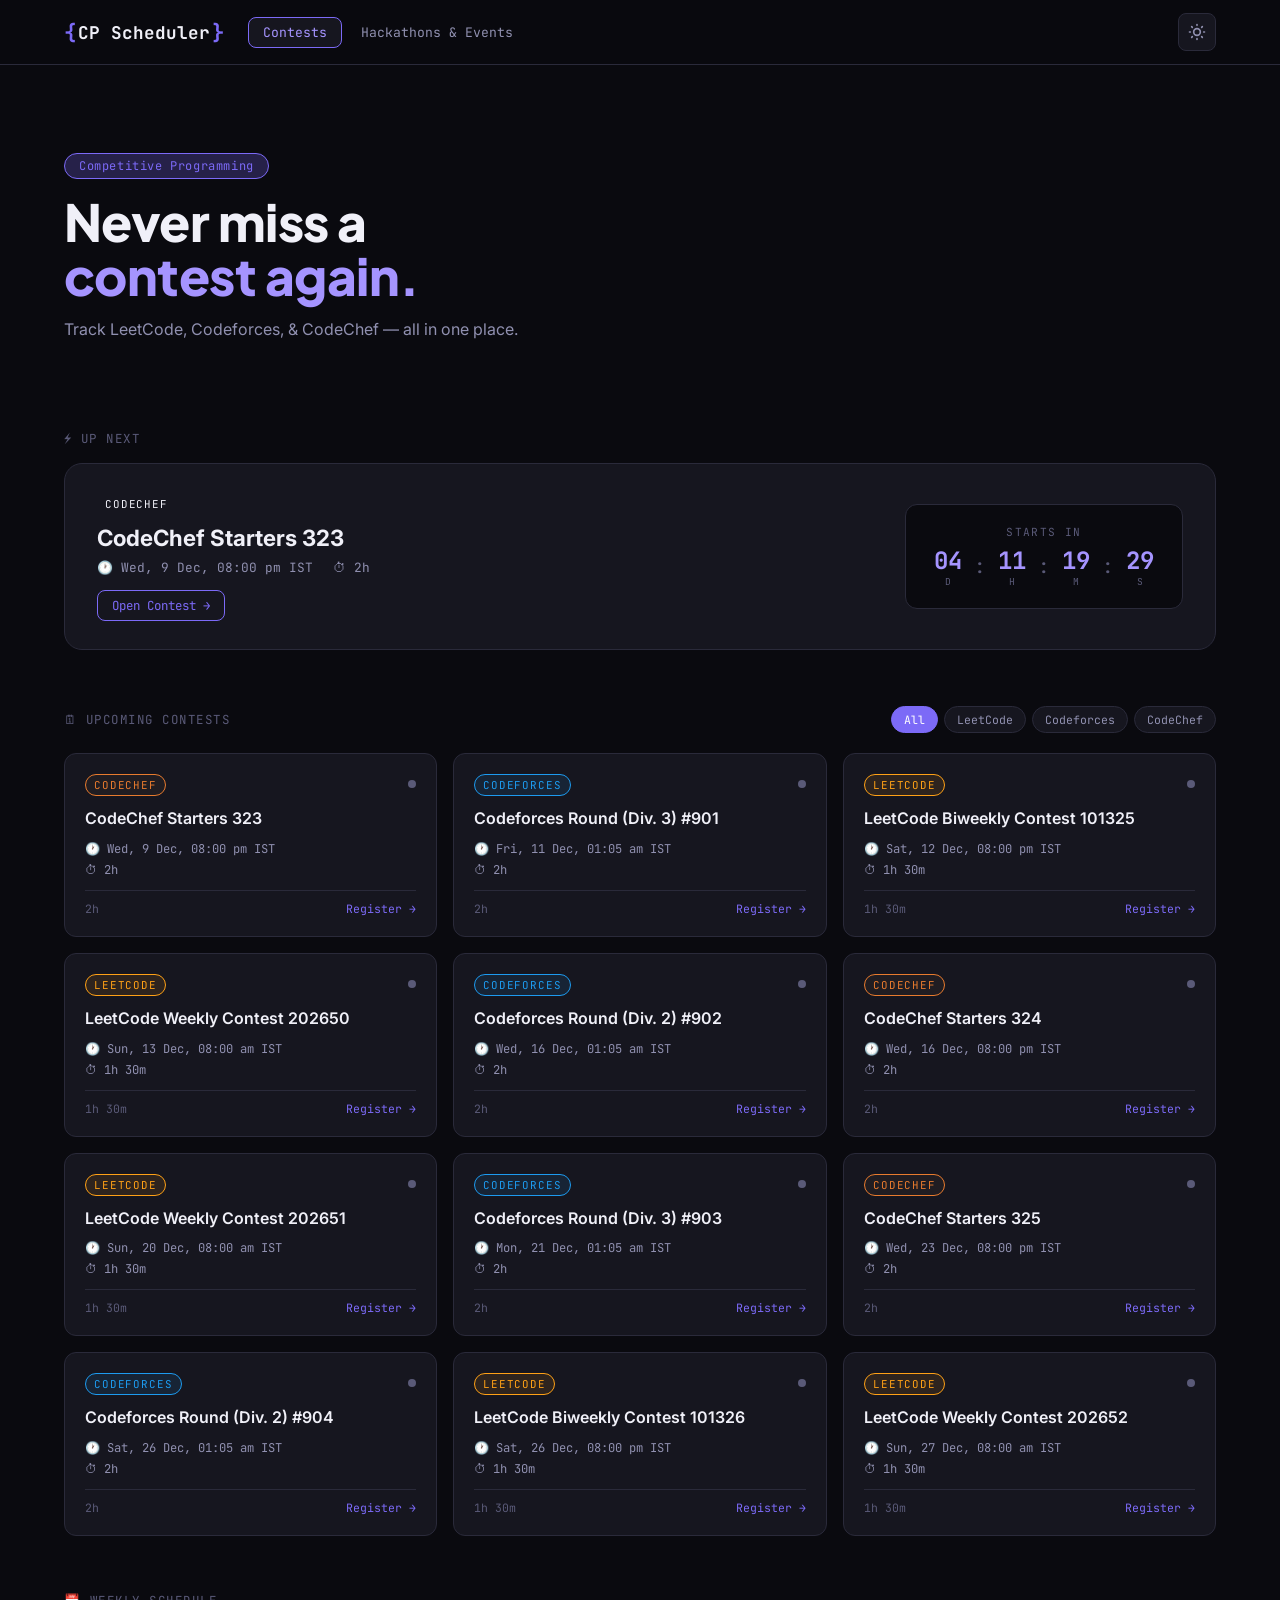
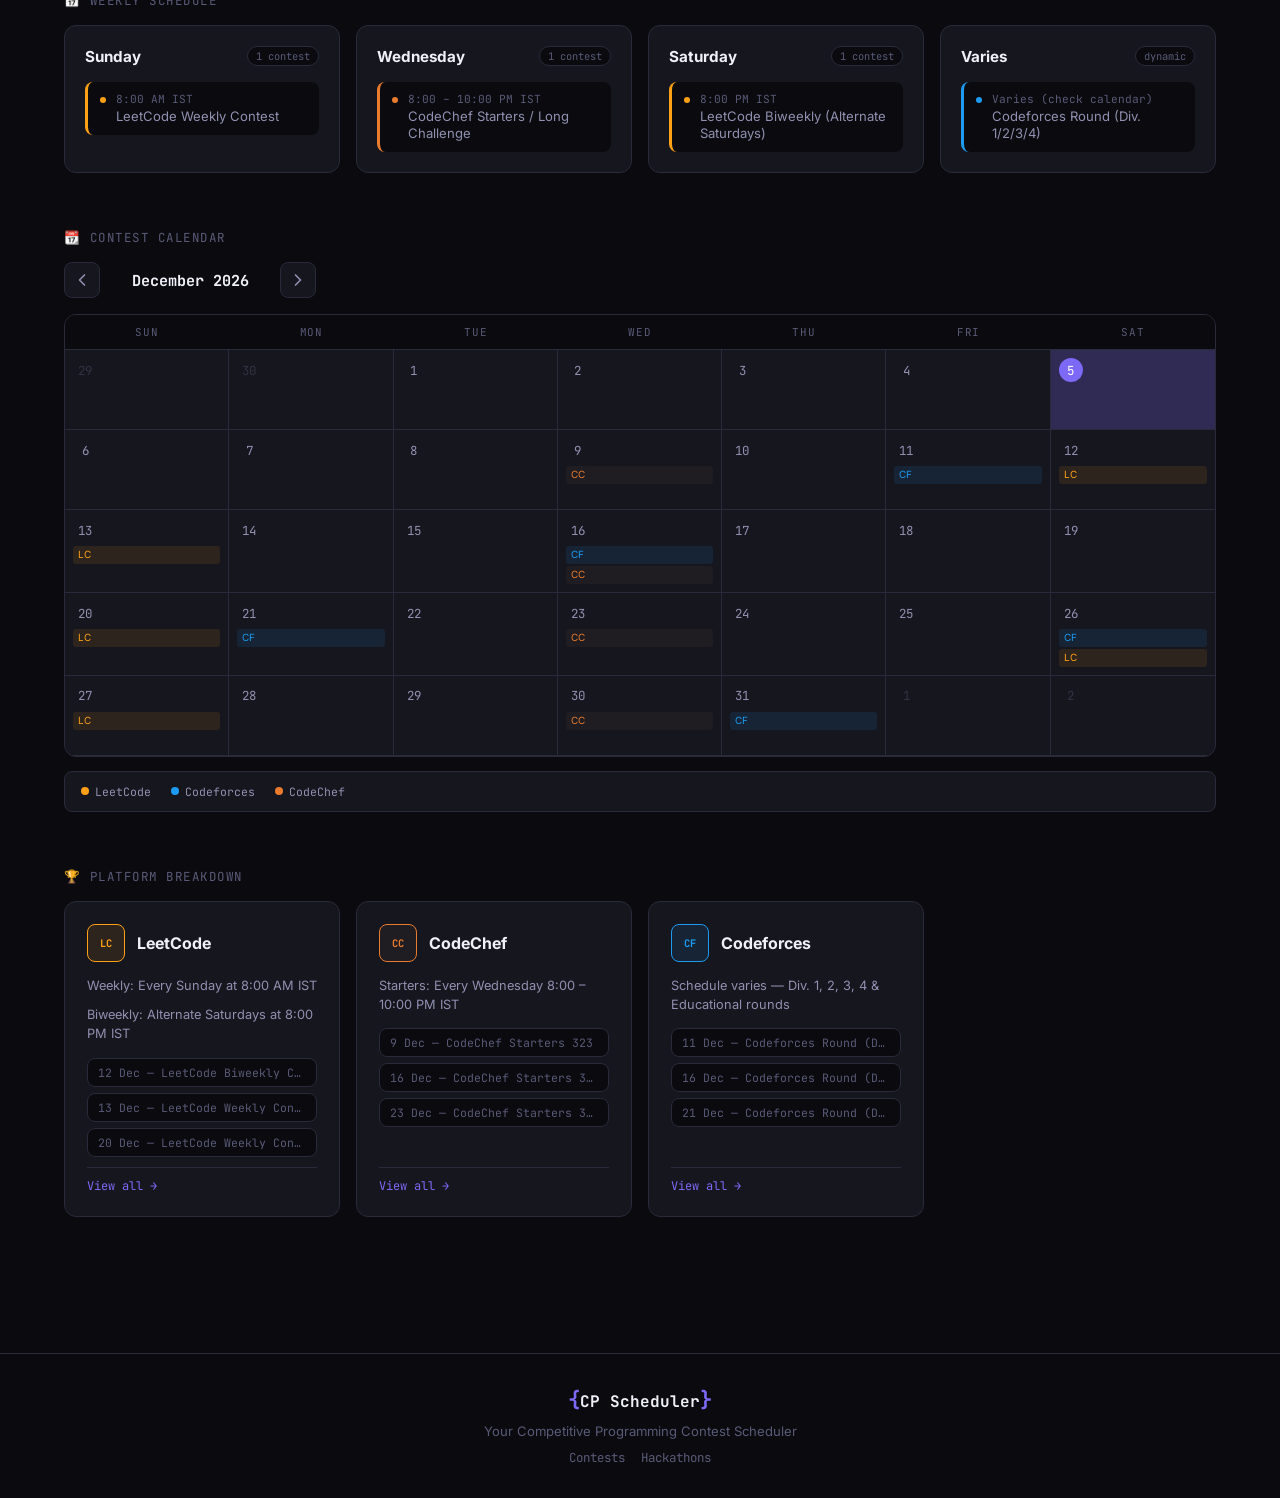
<file: index.html>
<!DOCTYPE html>
<html lang="en">

<head>
  <meta charset="UTF-8" />
  <meta name="viewport" content="width=device-width, initial-scale=1.0" />
  <title>CP Scheduler - Competitive Programming Contest Scheduler</title>
  <link rel="stylesheet" href="./styles/style.css" />
  <link rel="stylesheet" href="./styles/calendar.css" />
  <link rel="stylesheet" href="./styles/contests.css" />
  <link rel="preconnect" href="https://fonts.googleapis.com">
  <link rel="preconnect" href="https://fonts.gstatic.com" crossorigin>
  <link
    href="https://fonts.googleapis.com/css2?family=JetBrains+Mono:ital,wght@0,400;0,500;0,700;1,400&family=Plus+Jakarta+Sans:wght@400;500;600;700;800&family=Inter:wght@400;500;600&display=swap"
    rel="stylesheet">
  <script>
    const theme = localStorage.getItem('cp-scheduler-theme') || 'dark';
    document.documentElement.setAttribute('data-theme', theme);
  </script>
</head>

<body>
  <div id="app">
    <div class="bg-grid"></div>

    <header>
      <div class="container">
        <div class="logo">
          <span class="logo-bracket">{</span>
          <span class="logo-text">CP Scheduler</span>
          <span class="logo-bracket">}</span>
        </div>
        <nav class="nav-links">
          <a href="index.html" class="active">Contests</a>
          <a href="hackathons.html">Hackathons & Events</a>
        </nav>
        <div class="theme-toggle">
          <button id="theme-toggle-btn" aria-label="Toggle dark/light mode">
            <svg xmlns="http://www.w3.org/2000/svg" width="20" height="20" viewBox="0 0 24 24" fill="none"
              stroke="currentColor" stroke-width="2" stroke-linecap="round" stroke-linejoin="round" class="light-icon">
              <path
                d="M12 3v1m0 16v1m9-9h-1M4 12H3m15.364 6.364l-.707-.707M6.343 6.343l-.707-.707m12.728 0l-.707.707M6.343 17.657l-.707.707M16 12a4 4 0 11-8 0 4 4 0 018 0z">
              </path>
            </svg>
            <svg xmlns="http://www.w3.org/2000/svg" width="20" height="20" viewBox="0 0 24 24" fill="none"
              stroke="currentColor" stroke-width="2" stroke-linecap="round" stroke-linejoin="round" class="dark-icon">
              <path d="M21 12.79A9 9 0 1 1 11.21 3 7 7 0 0 0 21 12.79z"></path>
            </svg>
          </button>
        </div>
      </div>
    </header>

    <main>
      <div class="container">

        <section class="hero-section">
          <div class="hero-content">
            <div class="hero-tag">Competitive Programming</div>
            <h1 class="hero-title">Never miss a<br><span class="accent">contest again.</span></h1>
            <p class="hero-sub">Track LeetCode, Codeforces, & CodeChef — all in one place.</p>
          </div>
        </section>

        <section class="next-contest-section">
          <div class="section-label">⚡ Up Next</div>
          <div id="next-contest" class="next-contest">
            <div class="loading">Finding next contest...</div>
          </div>
        </section>

        <section class="upcoming-section">
          <div class="section-header">
            <div class="section-label">🗓 Upcoming Contests</div>
            <div class="platform-filter" id="platform-filter">
              <button class="pf-btn active" data-platform="all">All</button>
              <button class="pf-btn leetcode" data-platform="leetcode">LeetCode</button>
              <button class="pf-btn codeforces" data-platform="codeforces">Codeforces</button>
              <button class="pf-btn codechef" data-platform="codechef">CodeChef</button>
            </div>
          </div>
          <div class="upcoming-contests" id="upcoming-contests">
            <div class="loading">Loading contest data...</div>
          </div>
        </section>

        <section class="weekly-schedule-section">
          <div class="section-label">📅 Weekly Schedule</div>
          <div class="weekly-schedule">
            <div class="schedule-day">
              <div class="day-header">
                <span class="day-name">Sunday</span>
                <span class="day-badge">1 contest</span>
              </div>
              <div class="schedule-events">
                <div class="schedule-event leetcode">
                  <span class="event-dot"></span>
                  <div class="event-info">
                    <span class="time">8:00 AM IST</span>
                    <span class="name">LeetCode Weekly Contest</span>
                  </div>
                </div>
              </div>
            </div>
            <div class="schedule-day">
              <div class="day-header">
                <span class="day-name">Wednesday</span>
                <span class="day-badge">1 contest</span>
              </div>
              <div class="schedule-events">
                <div class="schedule-event codechef">
                  <span class="event-dot"></span>
                  <div class="event-info">
                    <span class="time">8:00 – 10:00 PM IST</span>
                    <span class="name">CodeChef Starters / Long Challenge</span>
                  </div>
                </div>
              </div>
            </div>
            <div class="schedule-day">
              <div class="day-header">
                <span class="day-name">Saturday</span>
                <span class="day-badge">1 contest</span>
              </div>
              <div class="schedule-events">
                <div class="schedule-event leetcode">
                  <span class="event-dot"></span>
                  <div class="event-info">
                    <span class="time">8:00 PM IST</span>
                    <span class="name">LeetCode Biweekly (Alternate Saturdays)</span>
                  </div>
                </div>
              </div>
            </div>
            <div class="schedule-day">
              <div class="day-header">
                <span class="day-name">Varies</span>
                <span class="day-badge">dynamic</span>
              </div>
              <div class="schedule-events">
                <div class="schedule-event codeforces">
                  <span class="event-dot"></span>
                  <div class="event-info">
                    <span class="time">Varies (check calendar)</span>
                    <span class="name">Codeforces Round (Div. 1/2/3/4)</span>
                  </div>
                </div>
              </div>
            </div>
          </div>
        </section>

        <section class="calendar-section">
          <div class="section-label">📆 Contest Calendar</div>
          <div class="calendar-controls">
            <button id="prev-month" class="calendar-nav-btn">
              <svg xmlns="http://www.w3.org/2000/svg" width="20" height="20" viewBox="0 0 24 24" fill="none"
                stroke="currentColor" stroke-width="2" stroke-linecap="round" stroke-linejoin="round">
                <polyline points="15 18 9 12 15 6"></polyline>
              </svg>
            </button>
            <h3 id="current-month">April 2026</h3>
            <button id="next-month" class="calendar-nav-btn">
              <svg xmlns="http://www.w3.org/2000/svg" width="20" height="20" viewBox="0 0 24 24" fill="none"
                stroke="currentColor" stroke-width="2" stroke-linecap="round" stroke-linejoin="round">
                <polyline points="9 18 15 12 9 6"></polyline>
              </svg>
            </button>
          </div>
          <div class="calendar" id="calendar"></div>
          <div class="calendar-legend">
            <span class="legend-item leetcode"><span class="legend-dot"></span>LeetCode</span>
            <span class="legend-item codeforces"><span class="legend-dot"></span>Codeforces</span>
            <span class="legend-item codechef"><span class="legend-dot"></span>CodeChef</span>
          </div>
        </section>

        <section class="platforms-section">
          <div class="section-label">🏆 Platform Breakdown</div>
          <div class="platforms">
            <div class="platform-card leetcode">
              <div class="platform-header">
                <div class="platform-icon lc-icon">LC</div>
                <h3>LeetCode</h3>
              </div>
              <p>Weekly: Every Sunday at 8:00 AM IST</p>
              <p>Biweekly: Alternate Saturdays at 8:00 PM IST</p>
              <div class="platform-contests" id="leetcode-contests"></div>
              <a href="https://leetcode.com/contest/" target="_blank" class="platform-link">View all →</a>
            </div>
            <div class="platform-card codechef">
              <div class="platform-header">
                <div class="platform-icon cc-icon">CC</div>
                <h3>CodeChef</h3>
              </div>
              <p>Starters: Every Wednesday 8:00 – 10:00 PM IST</p>
              <div class="platform-contests" id="codechef-contests"></div>
              <a href="https://www.codechef.com/contests" target="_blank" class="platform-link">View all →</a>
            </div>

            <div class="platform-card codeforces">
              <div class="platform-header">
                <div class="platform-icon cf-icon">CF</div>
                <h3>Codeforces</h3>
              </div>
              <p>Schedule varies — Div. 1, 2, 3, 4 &amp; Educational rounds</p>
              <div class="platform-contests" id="codeforces-contests"></div>
              <a href="https://codeforces.com/contests" target="_blank" class="platform-link">View all →</a>
            </div>
          </div>
        </section>

      </div>
    </main>

    <footer>
      <div class="container">
        <div class="footer-inner">
          <div class="footer-logo">
            <span class="logo-bracket">{</span>CP Scheduler<span class="logo-bracket">}</span>
          </div>
          <p>Your Competitive Programming Contest Scheduler</p>
          <div class="footer-links">
            <a href="index.html">Contests</a>
            <a href="hackathons.html">Hackathons</a>
          </div>
        </div>
      </div>
    </footer>
  </div>

  <script type="module" src="./js/main.js"></script>
</body>

</html>
</file>
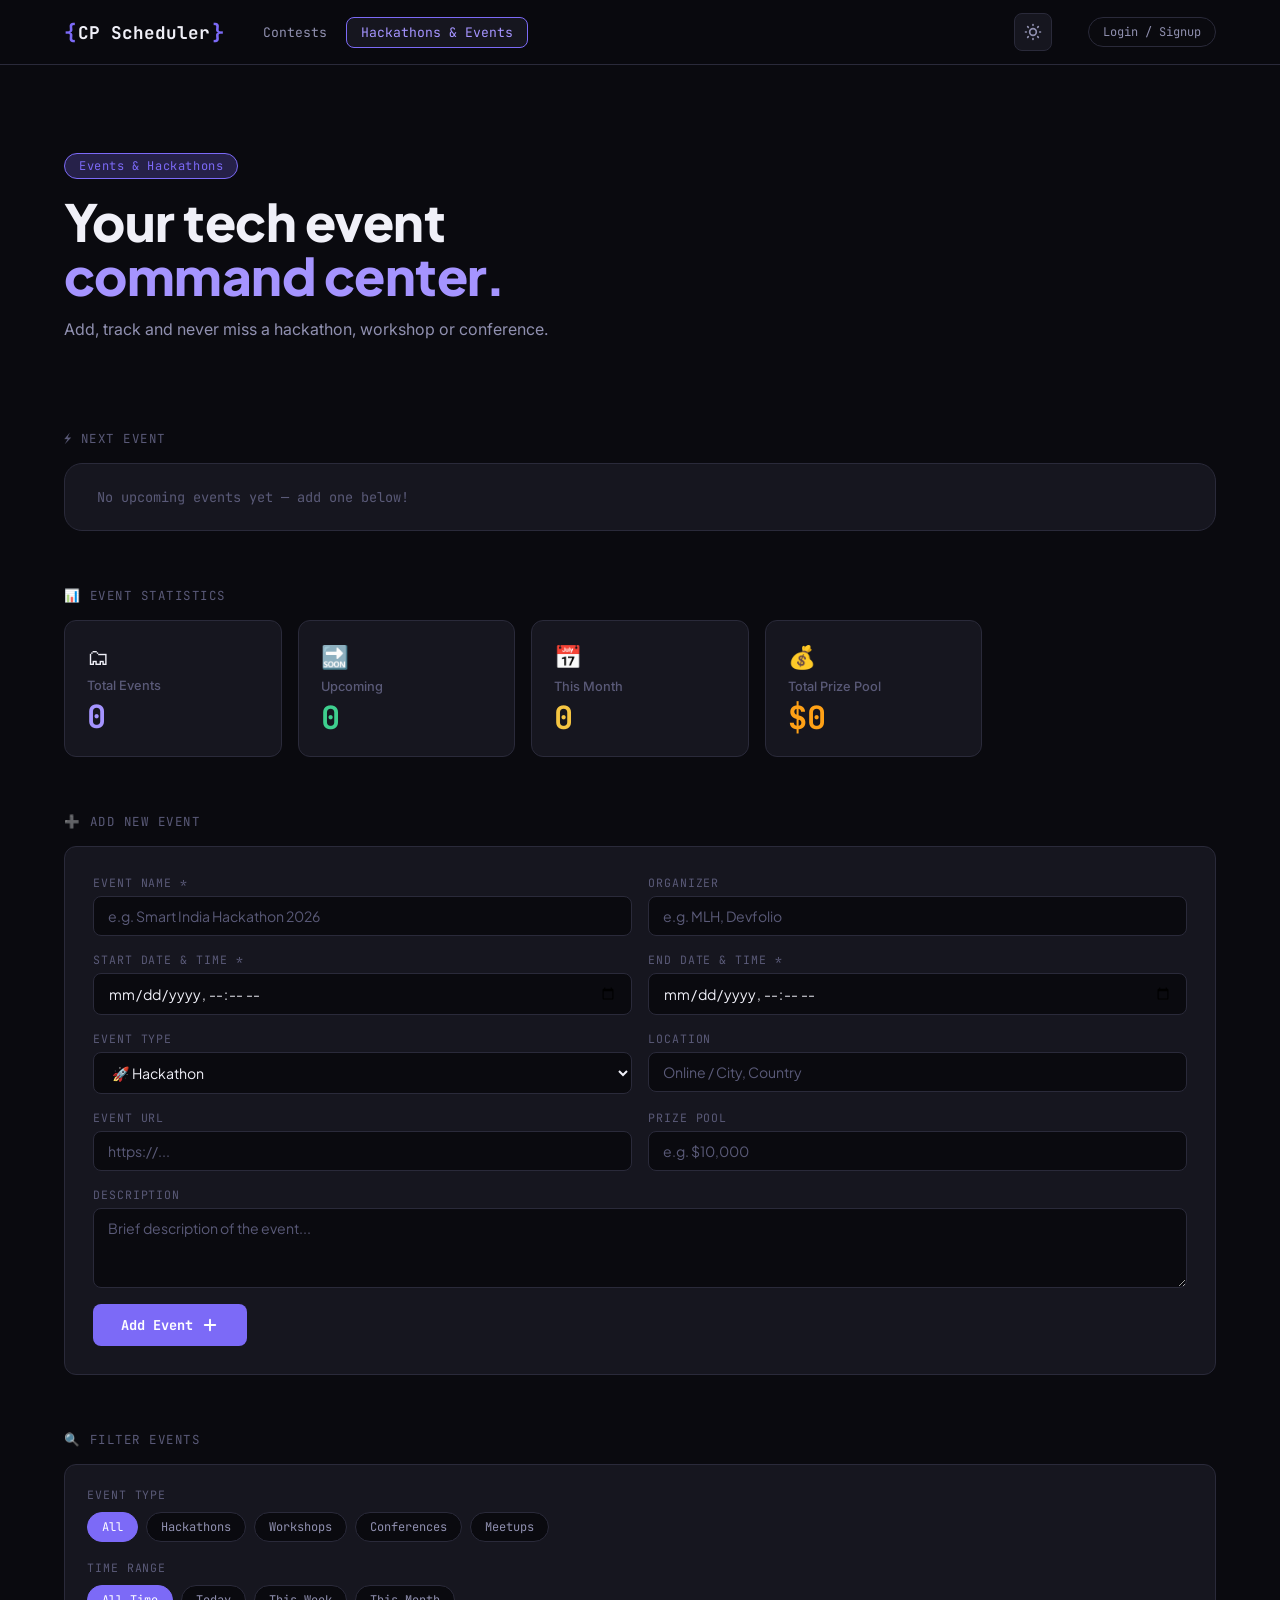
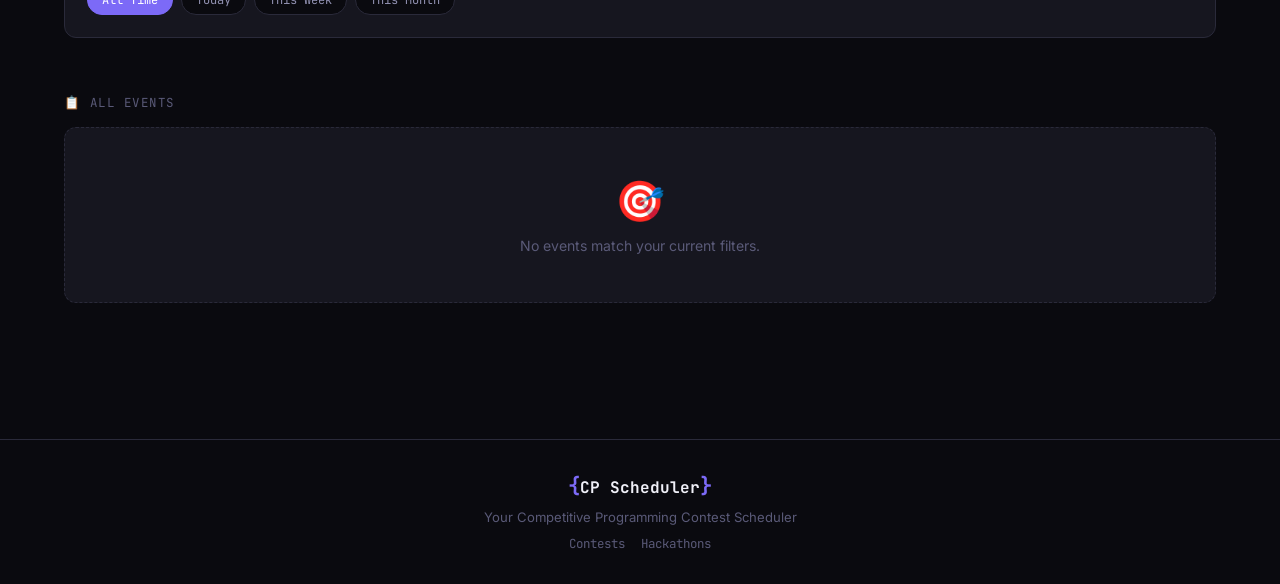
<file: hackathons.html>
<!DOCTYPE html>
<html lang="en">

<head>
  <meta charset="UTF-8" />
  <meta name="viewport" content="width=device-width, initial-scale=1.0" />
  <title>Hackathons & Events - CP Scheduler</title>
  <link rel="stylesheet" href="./styles/style.css" />
  <link rel="stylesheet" href="./styles/hackathons.css" />
  <link rel="preconnect" href="https://fonts.googleapis.com">
  <link rel="preconnect" href="https://fonts.gstatic.com" crossorigin>
  <link
    href="https://fonts.googleapis.com/css2?family=JetBrains+Mono:ital,wght@0,400;0,500;0,700;1,400&family=Plus+Jakarta+Sans:wght@400;500;600;700;800&family=Inter:wght@400;500;600&display=swap"
    rel="stylesheet">
  <script>
    const theme = localStorage.getItem('cp-scheduler-theme') || 'dark';
    document.documentElement.setAttribute('data-theme', theme);
  </script>
</head>

<body>
  <div id="app">
    <div class="bg-grid"></div>

    <header>
      <div class="container">
        <div class="logo">
          <span class="logo-bracket">{</span>
          <span class="logo-text">CP Scheduler</span>
          <span class="logo-bracket">}</span>
        </div>
        <nav class="nav-links">
          <a href="index.html">Contests</a>
          <a href="hackathons.html" class="active">Hackathons & Events</a>
        </nav>
        <div class="theme-toggle">
          <button id="theme-toggle-btn" aria-label="Toggle dark/light mode">
            <svg xmlns="http://www.w3.org/2000/svg" width="20" height="20" viewBox="0 0 24 24" fill="none"
              stroke="currentColor" stroke-width="2" stroke-linecap="round" stroke-linejoin="round" class="light-icon">
              <path
                d="M12 3v1m0 16v1m9-9h-1M4 12H3m15.364 6.364l-.707-.707M6.343 6.343l-.707-.707m12.728 0l-.707.707M6.343 17.657l-.707.707M16 12a4 4 0 11-8 0 4 4 0 018 0z">
              </path>
            </svg>
            <svg xmlns="http://www.w3.org/2000/svg" width="20" height="20" viewBox="0 0 24 24" fill="none"
              stroke="currentColor" stroke-width="2" stroke-linecap="round" stroke-linejoin="round" class="dark-icon">
              <path d="M21 12.79A9 9 0 1 1 11.21 3 7 7 0 0 0 21 12.79z"></path>
            </svg>
          </button>
        </div>
      </div>
    </header>

    <main>
      <div class="container">

        <section class="hero-section">
          <div class="hero-content">
            <div class="hero-tag">Events & Hackathons</div>
            <h1 class="hero-title">Your tech event<br><span class="accent">command center.</span></h1>
            <p class="hero-sub">Add, track and never miss a hackathon, workshop or conference.</p>
          </div>
        </section>

        <section class="next-event-section">
          <div class="section-label">⚡ Next Event</div>
          <div id="next-event" class="next-event">
            <div class="loading">No upcoming events yet — add one below!</div>
          </div>
        </section>

        <section class="stats-section">
          <div class="section-label">📊 Event Statistics</div>
          <div class="stats-grid">
            <div class="stat-card total-events">
              <div class="stat-icon">🗂</div>
              <h3>Total Events</h3>
              <div class="stat-value" id="total-events">0</div>
            </div>
            <div class="stat-card upcoming-events">
              <div class="stat-icon">🔜</div>
              <h3>Upcoming</h3>
              <div class="stat-value" id="upcoming-events">0</div>
            </div>
            <div class="stat-card this-month">
              <div class="stat-icon">📅</div>
              <h3>This Month</h3>
              <div class="stat-value" id="this-month-events">0</div>
            </div>
            <div class="stat-card prize-pool">
              <div class="stat-icon">💰</div>
              <h3>Total Prize Pool</h3>
              <div class="stat-value" id="total-prize-pool">$0</div>
            </div>
          </div>
        </section>

        <section class="add-event-section">
          <div class="section-label">➕ Add New Event</div>
          <div class="add-event-form">
            <div class="form-row">
              <div class="form-group">
                <label for="event-name">Event Name *</label>
                <input type="text" id="event-name" placeholder="e.g. Smart India Hackathon 2026" required>
              </div>
              <div class="form-group">
                <label for="event-organizer">Organizer</label>
                <input type="text" id="event-organizer" placeholder="e.g. MLH, Devfolio">
              </div>
            </div>
            <div class="form-row">
              <div class="form-group">
                <label for="event-start">Start Date & Time *</label>
                <input type="datetime-local" id="event-start" required>
              </div>
              <div class="form-group">
                <label for="event-end">End Date & Time *</label>
                <input type="datetime-local" id="event-end" required>
              </div>
            </div>
            <div class="form-row">
              <div class="form-group">
                <label for="event-type">Event Type</label>
                <select id="event-type">
                  <option value="hackathon">🚀 Hackathon</option>
                  <option value="workshop">🛠 Workshop</option>
                  <option value="conference">🎤 Conference</option>
                  <option value="meetup">🤝 Meetup</option>
                  <option value="other">📌 Other</option>
                </select>
              </div>
              <div class="form-group">
                <label for="event-location">Location</label>
                <input type="text" id="event-location" placeholder="Online / City, Country">
              </div>
            </div>
            <div class="form-row">
              <div class="form-group">
                <label for="event-url">Event URL</label>
                <input type="url" id="event-url" placeholder="https://...">
              </div>
              <div class="form-group">
                <label for="event-prize">Prize Pool</label>
                <input type="text" id="event-prize" placeholder="e.g. $10,000">
              </div>
            </div>
            <div class="form-group full-width">
              <label for="event-description">Description</label>
              <textarea id="event-description" placeholder="Brief description of the event..."></textarea>
            </div>
            <button id="add-event-btn" class="add-event-button">
              <span>Add Event</span>
              <svg xmlns="http://www.w3.org/2000/svg" width="18" height="18" viewBox="0 0 24 24" fill="none"
                stroke="currentColor" stroke-width="2.5" stroke-linecap="round" stroke-linejoin="round">
                <line x1="12" y1="5" x2="12" y2="19"></line>
                <line x1="5" y1="12" x2="19" y2="12"></line>
              </svg>
            </button>
          </div>
        </section>

        <section class="filters-section">
          <div class="section-label">🔍 Filter Events</div>
          <div class="filters">
            <div class="filter-group">
              <label>Event Type</label>
              <div class="filter-options">
                <button class="filter-btn active" data-type="all">All</button>
                <button class="filter-btn" data-type="hackathon">Hackathons</button>
                <button class="filter-btn" data-type="workshop">Workshops</button>
                <button class="filter-btn" data-type="conference">Conferences</button>
                <button class="filter-btn" data-type="meetup">Meetups</button>
              </div>
            </div>
            <div class="filter-group">
              <label>Time Range</label>
              <div class="filter-options">
                <button class="filter-btn active" data-time="all">All Time</button>
                <button class="filter-btn" data-time="today">Today</button>
                <button class="filter-btn" data-time="week">This Week</button>
                <button class="filter-btn" data-time="month">This Month</button>
              </div>
            </div>
          </div>
        </section>

        <section class="events-section">
          <div class="section-label">📋 All Events</div>
          <div class="events-grid" id="hackathons-list">
            <div class="empty-state">
              <div class="empty-icon">🎯</div>
              <p>No events yet. Add your first event above!</p>
            </div>
          </div>
        </section>

      </div>
    </main>

    <footer>
      <div class="container">
        <div class="footer-inner">
          <div class="footer-logo">
            <span class="logo-bracket">{</span>CP Scheduler<span class="logo-bracket">}</span>
          </div>
          <p>Your Competitive Programming Contest Scheduler</p>
          <div class="footer-links">
            <a href="index.html">Contests</a>
            <a href="hackathons.html">Hackathons</a>
          </div>
        </div>
      </div>
    </footer>
  </div>

  <script type="module" src="./js/hackathons-page.js"></script>
</body>

</html>
</file>
<file: styles/style.css>
/* ===========================
   CP Scheduler — style.css
   Global styles, theme, layout
   =========================== */

:root {
  --bg: #0a0a0f;
  --bg-secondary: #111118;
  --bg-card: #16161f;
  --bg-card-hover: #1c1c28;
  --border: #2a2a3a;
  --border-light: #3a3a50;
  --text-primary: #f0f0f8;
  --text-secondary: #9090b0;
  --text-muted: #5a5a78;
  --accent: #7c6af7;
  --accent-glow: rgba(124, 106, 247, 0.25);
  --accent-bright: #a594ff;
  --green: #3ecf8e;
  --green-dim: rgba(62, 207, 142, 0.15);
  --red: #f6685e;
  --yellow: #f5c542;

  /* Platform colors */
  --lc: #ffa116;
  --lc-bg: rgba(255, 161, 22, 0.1);
  --cf: #1d9bf0;
  --cf-bg: rgba(29, 155, 240, 0.1);
  --cc: #5b4638;
  --cc-bg: rgba(91, 70, 56, 0.15);
  --cc-accent: #e87b2e;
  --gfg: #2f8d46;
  --gfg-bg: rgba(47, 141, 70, 0.1);

  --radius: 12px;
  --radius-sm: 8px;
  --radius-lg: 18px;
  --shadow: 0 4px 24px rgba(0, 0, 0, 0.35);
  --shadow-card: 0 2px 12px rgba(0, 0, 0, 0.3);
  --font-mono: 'JetBrains Mono', monospace;
  --font-display: 'Plus Jakarta Sans', sans-serif;
  --font-body: 'Inter', sans-serif;
  --transition: 0.2s ease;
}

[data-theme="light"] {
  --bg: #f4f4fb;
  --bg-secondary: #eaeaf5;
  --bg-card: #ffffff;
  --bg-card-hover: #f0f0fa;
  --border: #dcdcee;
  --border-light: #c8c8e0;
  --text-primary: #12121e;
  --text-secondary: #44445a;
  --text-muted: #88889a;
  --accent: #6b5ae0;
  --accent-glow: rgba(107, 90, 224, 0.15);
  --accent-bright: #7c6af7;
  --shadow: 0 4px 24px rgba(0, 0, 0, 0.08);
  --shadow-card: 0 2px 12px rgba(0, 0, 0, 0.06);
}

*,
*::before,
*::after {
  box-sizing: border-box;
  margin: 0;
  padding: 0;
}

html {
  scroll-behavior: smooth;
}

body {
  font-family: var(--font-body);
  background: var(--bg);
  color: var(--text-primary);
  min-height: 100vh;
  transition: background var(--transition), color var(--transition);
  overflow-x: hidden;
}

/* Grid background */
/* .bg-grid {
  position: fixed;
  inset: 0;
  background-image:
    linear-gradient(var(--border) 1px, transparent 1px),
    linear-gradient(90deg, var(--border) 1px, transparent 1px);
  background-size: 40px 40px;
  opacity: 0.3;
  pointer-events: none;
  z-index: 0;
} */

#app {
  position: relative;
  z-index: 1;
}

.container {
  max-width: 1200px;
  margin: 0 auto;
  padding: 0 24px;
}

/* Header */
header {
  position: sticky;
  top: 0;
  z-index: 100;
  background: rgba(10, 10, 15, 0.85);
  backdrop-filter: blur(16px);
  border-bottom: 1px solid var(--border);
  padding: 0;
}

[data-theme="light"] header {
  background: rgba(244, 244, 251, 0.85);
}

header .container {
  display: flex;
  align-items: center;
  gap: 24px;
  height: 64px;
}

.logo {
  display: flex;
  align-items: center;
  gap: 2px;
  font-family: var(--font-mono);
  font-weight: 700;
  font-size: 1.1rem;
  white-space: nowrap;
  flex-shrink: 0;
}

.logo-bracket {
  color: var(--accent);
  font-size: 1.3rem;
}

.logo-text {
  color: var(--text-primary);
}

.nav-links {
  display: flex;
  gap: 4px;
  flex: 1;
}

.nav-links a {
  font-family: var(--font-mono);
  font-size: 0.82rem;
  color: var(--text-secondary);
  text-decoration: none;
  padding: 6px 14px;
  border-radius: var(--radius-sm);
  transition: all var(--transition);
  border: 1px solid transparent;
}

.nav-links a:hover,
.nav-links a.active {
  color: var(--text-primary);
  background: var(--bg-card);
  border-color: var(--border);
}

.nav-links a.active {
  color: var(--accent-bright);
  border-color: var(--accent);
}

/* Theme toggle */
.theme-toggle button {
  background: var(--bg-card);
  border: 1px solid var(--border);
  color: var(--text-secondary);
  border-radius: var(--radius-sm);
  width: 38px;
  height: 38px;
  cursor: pointer;
  display: flex;
  align-items: center;
  justify-content: center;
  transition: all var(--transition);
  flex-shrink: 0;
}

.theme-toggle button:hover {
  border-color: var(--accent);
  color: var(--accent);
}

/* Icon visibility */
.dark-icon { display: none; }
.light-icon { display: block; }

[data-theme="light"] .dark-icon { display: block; }
[data-theme="light"] .light-icon { display: none; }

/* Main */
main {
  padding: 40px 0 80px;
}

/* Hero section */
.hero-section {
  padding: 48px 0 32px;
  animation: fadeUp 0.6s ease both;
}

.hero-content {
  max-width: 580px;
}

.hero-tag {
  display: inline-block;
  font-family: var(--font-mono);
  font-size: 0.75rem;
  color: var(--accent);
  background: var(--accent-glow);
  border: 1px solid var(--accent);
  border-radius: 100px;
  padding: 4px 14px;
  margin-bottom: 16px;
  letter-spacing: 0.05em;
}

.hero-title {
  font-family: var(--font-display);
  font-size: clamp(2rem, 5vw, 3.2rem);
  font-weight: 800;
  line-height: 1.05;
  letter-spacing: -0.01em;
  color: var(--text-primary);
  margin-bottom: 14px;
}

.hero-title .accent {
  color: var(--accent-bright);
}

.hero-sub {
  font-size: 1rem;
  color: var(--text-secondary);
  line-height: 1.6;
}

/* Section labels */
.section-label {
  font-family: var(--font-mono);
  font-size: 0.78rem;
  color: var(--text-muted);
  text-transform: uppercase;
  letter-spacing: 0.12em;
  margin-bottom: 16px;
}

section {
  margin-bottom: 56px;
  animation: fadeUp 0.5s ease both;
}

section:nth-child(2) {
  animation-delay: 0.05s;
}

section:nth-child(3) {
  animation-delay: 0.1s;
}

section:nth-child(4) {
  animation-delay: 0.15s;
}

.section-header {
  display: flex;
  align-items: center;
  justify-content: space-between;
  flex-wrap: wrap;
  gap: 12px;
  margin-bottom: 20px;
}

.section-header .section-label {
  margin-bottom: 0;
}

/* Loading state */
.loading {
  color: var(--text-muted);
  font-family: var(--font-mono);
  font-size: 0.85rem;
  padding: 24px;
  text-align: center;
}

/* Footer */
footer {
  border-top: 1px solid var(--border);
  padding: 32px 0;
}

.footer-inner {
  display: flex;
  flex-direction: column;
  align-items: center;
  gap: 10px;
  text-align: center;
}

.footer-logo {
  font-family: var(--font-mono);
  font-weight: 700;
  font-size: 1rem;
}

.footer-logo .logo-bracket {
  color: var(--accent);
}

footer p {
  color: var(--text-muted);
  font-size: 0.82rem;
}

.footer-links {
  display: flex;
  gap: 16px;
}

.footer-links a {
  color: var(--text-muted);
  font-family: var(--font-mono);
  font-size: 0.78rem;
  text-decoration: none;
  transition: color var(--transition);
}

.footer-links a:hover {
  color: var(--accent);
}

/* Animations */
@keyframes fadeUp {
  from {
    opacity: 0;
    transform: translateY(16px);
  }

  to {
    opacity: 1;
    transform: translateY(0);
  }
}

@keyframes pulse {

  0%,
  100% {
    opacity: 1;
  }

  50% {
    opacity: 0.5;
  }
}

/* Scrollbar */
::-webkit-scrollbar {
  width: 6px;
}

::-webkit-scrollbar-track {
  background: var(--bg);
}

::-webkit-scrollbar-thumb {
  background: var(--border-light);
  border-radius: 3px;
}

::-webkit-scrollbar-thumb:hover {
  background: var(--accent);
}

/* Responsive Breakpoints */
@media (max-width: 1024px) {
  .hero-title {
    font-size: clamp(2rem, 4.5vw, 2.8rem);
  }
}

@media (max-width: 768px) {
  header .container {
    gap: 16px;
  }
  
  .hero-content {
    max-width: 100%;
  }
  
  .section-header {
    flex-direction: column;
    align-items: flex-start;
    gap: 16px;
  }
}

@media (max-width: 680px) {
  header .container {
    gap: 12px;
  }

  .nav-links a {
    padding: 5px 10px;
    font-size: 0.75rem;
  }

  .logo {
    font-size: 0.9rem;
  }

  main {
    padding: 24px 0 60px;
  }
}

@media (max-width: 480px) {
  header .container {
    flex-wrap: wrap;
    height: auto;
    padding-top: 12px;
    padding-bottom: 12px;
    justify-content: space-between;
  }
  
  .logo {
    flex: 1;
  }

  .nav-links {
    order: 3;
    width: 100%;
    justify-content: center;
    margin-top: 8px;
    padding-top: 8px;
    border-top: 1px solid var(--border);
  }
  
  .hero-title {
    font-size: 1.8rem;
  }
  
  .footer-links {
    flex-wrap: wrap;
    justify-content: center;
  }
}
</file>
<file: styles/calendar.css>
/* ===========================
   calendar.css
   =========================== */

.calendar-controls {
  display: flex;
  align-items: center;
  gap: 20px;
  margin-bottom: 16px;
}

.calendar-nav-btn {
  background: var(--bg-card);
  border: 1px solid var(--border);
  color: var(--text-secondary);
  border-radius: var(--radius-sm);
  width: 36px;
  height: 36px;
  display: flex;
  align-items: center;
  justify-content: center;
  cursor: pointer;
  transition: all var(--transition);
  flex-shrink: 0;
}

.calendar-nav-btn:hover {
  border-color: var(--accent);
  color: var(--accent);
}

#current-month {
  font-family: var(--font-mono);
  font-size: 0.95rem;
  font-weight: 700;
  color: var(--text-primary);
  min-width: 140px;
  text-align: center;
}

.calendar {
  background: var(--bg-card);
  border: 1px solid var(--border);
  border-radius: var(--radius);
  overflow: hidden;
}

.calendar-header {
  display: grid;
  grid-template-columns: repeat(7, 1fr);
  background: var(--bg);
  border-bottom: 1px solid var(--border);
}

.calendar-header-cell {
  padding: 10px 6px;
  text-align: center;
  font-family: var(--font-mono);
  font-size: 0.68rem;
  color: var(--text-muted);
  text-transform: uppercase;
  letter-spacing: 0.08em;
}

.calendar-grid {
  display: grid;
  grid-template-columns: repeat(7, 1fr);
}

.calendar-cell {
  min-height: 80px;
  padding: 8px;
  border-right: 1px solid var(--border);
  border-bottom: 1px solid var(--border);
  transition: background var(--transition);
  position: relative;
}

.calendar-cell:nth-child(7n) {
  border-right: none;
}

.calendar-cell:hover {
  background: var(--bg-card-hover);
}

.calendar-cell.other-month .day-num {
  color: var(--text-muted);
  opacity: 0.4;
}

.calendar-cell.today {
  background: var(--accent-glow);
}

.calendar-cell.today .day-num {
  background: var(--accent);
  color: white;
  border-radius: 50%;
}

.day-num {
  font-family: var(--font-mono);
  font-size: 0.78rem;
  color: var(--text-secondary);
  width: 24px;
  height: 24px;
  display: flex;
  align-items: center;
  justify-content: center;
  margin-bottom: 4px;
}

.calendar-events {
  display: flex;
  flex-direction: column;
  gap: 2px;
}

.calendar-event {
  font-size: 0.62rem;
  padding: 2px 5px;
  border-radius: 3px;
  white-space: nowrap;
  overflow: hidden;
  text-overflow: ellipsis;
  line-height: 1.4;
  cursor: default;
}

.calendar-event.leetcode {
  background: var(--lc-bg);
  color: var(--lc);
}

.calendar-event.codeforces {
  background: var(--cf-bg);
  color: var(--cf);
}

.calendar-event.codechef {
  background: var(--cc-bg);
  color: var(--cc-accent);
}

.calendar-event.gfg {
  background: var(--gfg-bg);
  color: var(--gfg);
}

/* Legend */
.calendar-legend {
  display: flex;
  gap: 20px;
  flex-wrap: wrap;
  margin-top: 14px;
  padding: 12px 16px;
  background: var(--bg-card);
  border: 1px solid var(--border);
  border-radius: var(--radius-sm);
}

.legend-item {
  display: flex;
  align-items: center;
  gap: 6px;
  font-family: var(--font-mono);
  font-size: 0.72rem;
  color: var(--text-secondary);
}

.legend-dot {
  width: 8px;
  height: 8px;
  border-radius: 50%;
}

.legend-item.leetcode .legend-dot {
  background: var(--lc);
}

.legend-item.codeforces .legend-dot {
  background: var(--cf);
}

.legend-item.codechef .legend-dot {
  background: var(--cc-accent);
}

.legend-item.gfg .legend-dot {
  background: var(--gfg);
}

/* Responsive Breakpoints */
@media (max-width: 768px) {
  .calendar-legend {
    gap: 12px;
    padding: 10px;
    justify-content: center;
  }
}

@media (max-width: 540px) {
  .calendar-cell {
    min-height: 56px;
    padding: 4px;
  }

  .calendar-event {
    display: none;
  }

  .calendar-cell.has-events::after {
    content: '●';
    font-size: 0.5rem;
    color: var(--accent);
    position: absolute;
    bottom: 3px;
    right: 3px;
  }
  
  .calendar-header-cell {
    font-size: 0.6rem;
    padding: 8px 2px;
  }
  
  .calendar-controls {
    gap: 10px;
  }
}
</file>
<file: styles/contests.css>
/* ===========================
   contests.css
   =========================== */

/* ---- Next Contest ---- */
.next-contest {
  background: var(--bg-card);
  border: 1px solid var(--border);
  border-radius: var(--radius-lg);
  overflow: hidden;
  transition: border-color var(--transition);
}

.next-contest-inner {
  display: grid;
  grid-template-columns: 1fr auto;
  align-items: center;
  gap: 24px;
  padding: 28px 32px;
}

.next-contest-inner:hover {
  border-color: var(--accent);
}

.next-platform-badge {
  display: inline-flex;
  align-items: center;
  gap: 6px;
  font-family: var(--font-mono);
  font-size: 0.72rem;
  text-transform: uppercase;
  letter-spacing: 0.1em;
  padding: 4px 10px;
  border-radius: 100px;
  margin-bottom: 10px;
}

.next-contest-name {
  font-size: 1.4rem;
  font-weight: 700;
  color: var(--text-primary);
  margin-bottom: 8px;
}

.next-contest-meta {
  display: flex;
  gap: 20px;
  flex-wrap: wrap;
}

.next-meta-item {
  font-family: var(--font-mono);
  font-size: 0.8rem;
  color: var(--text-secondary);
  display: flex;
  align-items: center;
  gap: 6px;
}

.countdown-block {
  background: var(--bg);
  border: 1px solid var(--border);
  border-radius: var(--radius);
  padding: 20px 24px;
  text-align: center;
  min-width: 180px;
}

.countdown-label {
  font-family: var(--font-mono);
  font-size: 0.7rem;
  color: var(--text-muted);
  text-transform: uppercase;
  letter-spacing: 0.12em;
  margin-bottom: 10px;
}

.countdown-display {
  display: flex;
  gap: 8px;
  align-items: center;
  justify-content: center;
}

.cd-unit {
  display: flex;
  flex-direction: column;
  align-items: center;
  gap: 2px;
}

.cd-num {
  font-family: var(--font-mono);
  font-size: 1.5rem;
  font-weight: 700;
  color: var(--accent-bright);
  line-height: 1;
  min-width: 36px;
  text-align: center;
}

.cd-lbl {
  font-family: var(--font-mono);
  font-size: 0.6rem;
  color: var(--text-muted);
  text-transform: uppercase;
}

.cd-sep {
  font-family: var(--font-mono);
  font-size: 1.2rem;
  color: var(--text-muted);
  margin-top: -6px;
}

.next-contest-link {
  display: inline-block;
  margin-top: 14px;
  font-family: var(--font-mono);
  font-size: 0.78rem;
  color: var(--accent);
  text-decoration: none;
  border: 1px solid var(--accent);
  padding: 6px 14px;
  border-radius: var(--radius-sm);
  transition: all var(--transition);
}

.next-contest-link:hover {
  background: var(--accent);
  color: white;
}

/* ---- Platform filter ---- */
.platform-filter {
  display: flex;
  gap: 6px;
  flex-wrap: wrap;
}

.pf-btn {
  font-family: var(--font-mono);
  font-size: 0.72rem;
  padding: 5px 12px;
  border-radius: 100px;
  border: 1px solid var(--border);
  background: var(--bg-card);
  color: var(--text-secondary);
  cursor: pointer;
  transition: all var(--transition);
}

.pf-btn:hover {
  border-color: var(--border-light);
  color: var(--text-primary);
}

.pf-btn.active {
  background: var(--accent);
  border-color: var(--accent);
  color: white;
}

.pf-btn.leetcode.active {
  background: var(--lc);
  border-color: var(--lc);
}

.pf-btn.codeforces.active {
  background: var(--cf);
  border-color: var(--cf);
}

.pf-btn.codechef.active {
  background: var(--cc-accent);
  border-color: var(--cc-accent);
}

/* .pf-btn.gfg.active { background: var(--gfg); border-color: var(--gfg); } */

/* ---- Upcoming contests grid ---- */
.upcoming-contests {
  display: grid;
  grid-template-columns: repeat(auto-fill, minmax(320px, 1fr));
  gap: 16px;
}

.contest-card {
  background: var(--bg-card);
  border: 1px solid var(--border);
  border-radius: var(--radius);
  padding: 20px;
  transition: all var(--transition);
  display: flex;
  flex-direction: column;
  gap: 12px;
  animation: fadeUp 0.4s ease both;
}

.contest-card:hover {
  border-color: var(--border-light);
  transform: translateY(-2px);
  box-shadow: var(--shadow);
}

.contest-card.leetcode:hover {
  border-color: var(--lc);
  box-shadow: 0 4px 20px var(--lc-bg);
}

.contest-card.codeforces:hover {
  border-color: var(--cf);
  box-shadow: 0 4px 20px var(--cf-bg);
}

.contest-card.codechef:hover {
  border-color: var(--cc-accent);
  box-shadow: 0 4px 20px var(--cc-bg);
}

/* .contest-card.gfg:hover       { border-color: var(--gfg); box-shadow: 0 4px 20px var(--gfg-bg); } */

.card-top {
  display: flex;
  align-items: flex-start;
  justify-content: space-between;
  gap: 10px;
}

.platform-pill {
  font-family: var(--font-mono);
  font-size: 0.68rem;
  text-transform: uppercase;
  letter-spacing: 0.08em;
  padding: 3px 8px;
  border-radius: 100px;
  flex-shrink: 0;
}

.leetcode .platform-pill {
  background: var(--lc-bg);
  color: var(--lc);
  border: 1px solid var(--lc);
}

.codeforces .platform-pill {
  background: var(--cf-bg);
  color: var(--cf);
  border: 1px solid var(--cf);
}

.codechef .platform-pill {
  background: var(--cc-bg);
  color: var(--cc-accent);
  border: 1px solid var(--cc-accent);
}

/* .gfg       .platform-pill { background: var(--gfg-bg); color: var(--gfg); border: 1px solid var(--gfg); } */

.status-dot {
  width: 8px;
  height: 8px;
  border-radius: 50%;
  flex-shrink: 0;
  margin-top: 6px;
}

.status-dot.live {
  background: var(--green);
  animation: pulse 1.5s infinite;
}

.status-dot.soon {
  background: var(--yellow);
}

.status-dot.upcoming {
  background: var(--text-muted);
}

.contest-name {
  font-size: 1rem;
  font-weight: 600;
  color: var(--text-primary);
  line-height: 1.3;
}

.contest-info {
  display: flex;
  flex-direction: column;
  gap: 5px;
}

.contest-info-row {
  display: flex;
  gap: 6px;
  align-items: center;
  font-family: var(--font-mono);
  font-size: 0.76rem;
  color: var(--text-secondary);
}

.contest-card-footer {
  display: flex;
  align-items: center;
  justify-content: space-between;
  margin-top: auto;
  padding-top: 10px;
  border-top: 1px solid var(--border);
}

.card-duration {
  font-family: var(--font-mono);
  font-size: 0.72rem;
  color: var(--text-muted);
}

.card-link {
  font-family: var(--font-mono);
  font-size: 0.72rem;
  color: var(--accent);
  text-decoration: none;
  transition: color var(--transition);
}

.card-link:hover {
  color: var(--accent-bright);
}

/* ---- Weekly schedule ---- */
.weekly-schedule {
  display: grid;
  grid-template-columns: repeat(auto-fill, minmax(240px, 1fr));
  gap: 16px;
}

.schedule-day {
  background: var(--bg-card);
  border: 1px solid var(--border);
  border-radius: var(--radius);
  padding: 20px;
  transition: border-color var(--transition);
}

.schedule-day:hover {
  border-color: var(--border-light);
}

.day-header {
  display: flex;
  align-items: center;
  justify-content: space-between;
  margin-bottom: 16px;
}

.day-name {
  font-weight: 700;
  font-size: 0.95rem;
  color: var(--text-primary);
}

.day-badge {
  font-family: var(--font-mono);
  font-size: 0.65rem;
  color: var(--text-muted);
  background: var(--bg);
  border: 1px solid var(--border);
  padding: 2px 8px;
  border-radius: 100px;
}

.schedule-events {
  display: flex;
  flex-direction: column;
  gap: 10px;
}

.schedule-event {
  display: flex;
  align-items: flex-start;
  gap: 10px;
  padding: 10px 12px;
  border-radius: var(--radius-sm);
  background: var(--bg);
  border-left: 3px solid var(--border);
}

.schedule-event.leetcode {
  border-left-color: var(--lc);
}

.schedule-event.codeforces {
  border-left-color: var(--cf);
}

.schedule-event.codechef {
  border-left-color: var(--cc-accent);
}

/* .schedule-event.gfg        { border-left-color: var(--gfg); } */

.event-dot {
  width: 6px;
  height: 6px;
  border-radius: 50%;
  margin-top: 5px;
  flex-shrink: 0;
  background: var(--text-muted);
}

.schedule-event.leetcode .event-dot {
  background: var(--lc);
}

.schedule-event.codeforces .event-dot {
  background: var(--cf);
}

.schedule-event.codechef .event-dot {
  background: var(--cc-accent);
}

/* .schedule-event.gfg        .event-dot { background: var(--gfg); } */

.event-info {
  display: flex;
  flex-direction: column;
  gap: 2px;
}

.schedule-event .time {
  font-family: var(--font-mono);
  font-size: 0.7rem;
  color: var(--text-muted);
}

.schedule-event .name {
  font-size: 0.82rem;
  color: var(--text-secondary);
  line-height: 1.3;
}

/* ---- Platform breakdown ---- */
.platforms {
  display: grid;
  grid-template-columns: repeat(auto-fill, minmax(260px, 1fr));
  gap: 16px;
}

.platform-card {
  background: var(--bg-card);
  border: 1px solid var(--border);
  border-radius: var(--radius);
  padding: 22px;
  display: flex;
  flex-direction: column;
  gap: 10px;
  transition: all var(--transition);
}

.platform-card:hover {
  transform: translateY(-2px);
  box-shadow: var(--shadow);
}

.platform-card.leetcode:hover {
  border-color: var(--lc);
}

.platform-card.codeforces:hover {
  border-color: var(--cf);
}

.platform-card.codechef:hover {
  border-color: var(--cc-accent);
}

/* .platform-card.gfg:hover        { border-color: var(--gfg); } */

.platform-header {
  display: flex;
  align-items: center;
  gap: 12px;
  margin-bottom: 4px;
}

.platform-icon {
  width: 38px;
  height: 38px;
  border-radius: var(--radius-sm);
  display: flex;
  align-items: center;
  justify-content: center;
  font-family: var(--font-mono);
  font-size: 0.65rem;
  font-weight: 700;
  flex-shrink: 0;
}

.lc-icon {
  background: var(--lc-bg);
  color: var(--lc);
  border: 1px solid var(--lc);
}

.cf-icon {
  background: var(--cf-bg);
  color: var(--cf);
  border: 1px solid var(--cf);
}

.cc-icon {
  background: var(--cc-bg);
  color: var(--cc-accent);
  border: 1px solid var(--cc-accent);
}

.gfg-icon {
  background: var(--gfg-bg);
  color: var(--gfg);
  border: 1px solid var(--gfg);
}

.platform-card h3 {
  font-size: 1rem;
  font-weight: 700;
}

.platform-card p {
  font-size: 0.8rem;
  color: var(--text-secondary);
  line-height: 1.5;
}

.platform-contests {
  display: flex;
  flex-direction: column;
  gap: 6px;
  margin-top: 4px;
}

.mini-contest-item {
  font-family: var(--font-mono);
  font-size: 0.72rem;
  color: var(--text-muted);
  padding: 6px 10px;
  background: var(--bg);
  border-radius: var(--radius-sm);
  border: 1px solid var(--border);
  white-space: nowrap;
  overflow: hidden;
  text-overflow: ellipsis;
}

.platform-link {
  display: inline-block;
  font-family: var(--font-mono);
  font-size: 0.75rem;
  color: var(--accent);
  text-decoration: none;
  margin-top: auto;
  padding-top: 10px;
  border-top: 1px solid var(--border);
  transition: color var(--transition);
}

.platform-link:hover {
  color: var(--accent-bright);
}

/* Responsive Breakpoints */
@media (max-width: 1024px) {
  .upcoming-contests {
    grid-template-columns: repeat(auto-fill, minmax(280px, 1fr));
  }

  .weekly-schedule {
    grid-template-columns: repeat(auto-fill, minmax(220px, 1fr));
  }
}

@media (max-width: 768px) {
  .next-contest-inner {
    grid-template-columns: 1fr;
    gap: 16px;
    padding: 24px;
  }

  .countdown-block {
    min-width: unset;
  }

  .platforms {
    grid-template-columns: 1fr 1fr;
  }
}

@media (max-width: 680px) {
  .upcoming-contests {
    grid-template-columns: 1fr;
  }
}

@media (max-width: 480px) {
  .platforms {
    grid-template-columns: 1fr;
  }

  .weekly-schedule {
    grid-template-columns: 1fr;
  }

  .next-contest-name {
    font-size: 1.2rem;
  }

  .next-contest-inner {
    padding: 20px 16px;
  }

  .countdown-block {
    padding: 16px;
  }

  .platform-filter {
    justify-content: flex-start;
  }
}

.platform-card gfg {
  display: none;
}
</file>
<file: styles/hackathons.css>
/* ===========================
   hackathons.css
   =========================== */

/* ---- Stats grid ---- */
.stats-grid {
  display: grid;
  grid-template-columns: repeat(auto-fill, minmax(200px, 1fr));
  gap: 16px;
}

.stat-card {
  background: var(--bg-card);
  border: 1px solid var(--border);
  border-radius: var(--radius);
  padding: 22px;
  display: flex;
  flex-direction: column;
  align-items: flex-start;
  gap: 8px;
  transition: all var(--transition);
}

.stat-card:hover {
  border-color: var(--border-light);
  transform: translateY(-2px);
}

.stat-icon { font-size: 1.4rem; }

.stat-card h3 {
  font-size: 0.8rem;
  color: var(--text-muted);
  font-weight: 500;
}

.stat-value {
  font-family: var(--font-mono);
  font-size: 2rem;
  font-weight: 700;
  color: var(--text-primary);
  line-height: 1;
}

.stat-card.total-events    .stat-value { color: var(--accent-bright); }
.stat-card.upcoming-events .stat-value { color: var(--green); }
.stat-card.this-month      .stat-value { color: var(--yellow); }
.stat-card.prize-pool      .stat-value { color: var(--lc); }

/* ---- Add event form ---- */
.add-event-form {
  background: var(--bg-card);
  border: 1px solid var(--border);
  border-radius: var(--radius);
  padding: 28px;
  display: flex;
  flex-direction: column;
  gap: 16px;
}

.form-row {
  display: grid;
  grid-template-columns: 1fr 1fr;
  gap: 16px;
}

.form-group {
  display: flex;
  flex-direction: column;
  gap: 6px;
}

.form-group.full-width { grid-column: 1 / -1; }

.form-group label {
  font-family: var(--font-mono);
  font-size: 0.72rem;
  color: var(--text-muted);
  text-transform: uppercase;
  letter-spacing: 0.08em;
}

.form-group input,
.form-group select,
.form-group textarea {
  background: var(--bg);
  border: 1px solid var(--border);
  color: var(--text-primary);
  font-family: var(--font-display);
  font-size: 0.88rem;
  padding: 10px 14px;
  border-radius: var(--radius-sm);
  outline: none;
  transition: border-color var(--transition);
  width: 100%;
}

.form-group input:focus,
.form-group select:focus,
.form-group textarea:focus {
  border-color: var(--accent);
  box-shadow: 0 0 0 3px var(--accent-glow);
}

.form-group input::placeholder,
.form-group textarea::placeholder {
  color: var(--text-muted);
}

.form-group textarea {
  min-height: 80px;
  resize: vertical;
}

.form-group select option {
  background: var(--bg-card);
  color: var(--text-primary);
}

.add-event-button {
  display: flex;
  align-items: center;
  justify-content: center;
  gap: 8px;
  background: var(--accent);
  color: white;
  border: none;
  font-family: var(--font-mono);
  font-size: 0.85rem;
  font-weight: 700;
  padding: 12px 28px;
  border-radius: var(--radius-sm);
  cursor: pointer;
  transition: all var(--transition);
  align-self: flex-start;
}

.add-event-button:hover {
  background: var(--accent-bright);
  transform: translateY(-1px);
  box-shadow: 0 4px 16px var(--accent-glow);
}

/* ---- Filters ---- */
.filters {
  background: var(--bg-card);
  border: 1px solid var(--border);
  border-radius: var(--radius);
  padding: 22px;
  display: flex;
  flex-direction: column;
  gap: 18px;
}

.filter-group { display: flex; flex-direction: column; gap: 10px; }

.filter-group label {
  font-family: var(--font-mono);
  font-size: 0.72rem;
  color: var(--text-muted);
  text-transform: uppercase;
  letter-spacing: 0.08em;
}

.filter-options { display: flex; gap: 8px; flex-wrap: wrap; }

.filter-btn {
  font-family: var(--font-mono);
  font-size: 0.75rem;
  padding: 6px 14px;
  border-radius: 100px;
  border: 1px solid var(--border);
  background: var(--bg);
  color: var(--text-secondary);
  cursor: pointer;
  transition: all var(--transition);
}

.filter-btn:hover { border-color: var(--border-light); color: var(--text-primary); }

.filter-btn.active {
  background: var(--accent);
  border-color: var(--accent);
  color: white;
}

/* ---- Events grid ---- */
.events-grid {
  display: grid;
  grid-template-columns: repeat(auto-fill, minmax(320px, 1fr));
  gap: 16px;
}

.event-card {
  background: var(--bg-card);
  border: 1px solid var(--border);
  border-radius: var(--radius);
  padding: 22px;
  display: flex;
  flex-direction: column;
  gap: 12px;
  transition: all var(--transition);
  animation: fadeUp 0.3s ease both;
  position: relative;
}

.event-card:hover {
  border-color: var(--accent);
  transform: translateY(-2px);
  box-shadow: 0 4px 20px var(--accent-glow);
}

.event-type-badge {
  display: inline-flex;
  align-items: center;
  gap: 5px;
  font-family: var(--font-mono);
  font-size: 0.68rem;
  text-transform: uppercase;
  letter-spacing: 0.08em;
  padding: 3px 10px;
  border-radius: 100px;
  background: var(--accent-glow);
  color: var(--accent);
  border: 1px solid var(--accent);
  width: fit-content;
}

.event-type-badge[data-type="hackathon"] { background: rgba(124,106,247,0.12); color: var(--accent); border-color: var(--accent); }
.event-type-badge[data-type="workshop"]  { background: rgba(62,207,142,0.12);  color: var(--green);  border-color: var(--green); }
.event-type-badge[data-type="conference"]{ background: rgba(29,155,240,0.12);  color: var(--cf);     border-color: var(--cf); }
.event-type-badge[data-type="meetup"]    { background: rgba(255,161,22,0.12);  color: var(--lc);     border-color: var(--lc); }

.event-name {
  font-size: 1.05rem;
  font-weight: 700;
  color: var(--text-primary);
  line-height: 1.3;
}

.event-meta {
  display: flex;
  flex-direction: column;
  gap: 5px;
}

.event-meta-row {
  display: flex;
  align-items: center;
  gap: 8px;
  font-family: var(--font-mono);
  font-size: 0.76rem;
  color: var(--text-secondary);
}

.event-description {
  font-size: 0.82rem;
  color: var(--text-muted);
  line-height: 1.6;
  display: -webkit-box;
  line-clamp: 2;
  -webkit-line-clamp: 2;
  -webkit-box-orient: vertical;
  overflow: hidden;
}

.event-card-footer {
  display: flex;
  align-items: center;
  justify-content: space-between;
  padding-top: 12px;
  border-top: 1px solid var(--border);
  margin-top: auto;
}

.prize-tag {
  font-family: var(--font-mono);
  font-size: 0.72rem;
  color: var(--yellow);
  background: rgba(245, 197, 66, 0.1);
  border: 1px solid rgba(245, 197, 66, 0.3);
  padding: 3px 8px;
  border-radius: 100px;
}

.event-actions {
  display: flex;
  gap: 8px;
  align-items: center;
}

.event-link-btn {
  font-family: var(--font-mono);
  font-size: 0.72rem;
  color: var(--accent);
  text-decoration: none;
  transition: color var(--transition);
}

.event-link-btn:hover { color: var(--accent-bright); }

.event-delete-btn {
  background: none;
  border: none;
  color: var(--text-muted);
  cursor: pointer;
  font-size: 0.72rem;
  font-family: var(--font-mono);
  padding: 0;
  transition: color var(--transition);
}

.event-delete-btn:hover { color: var(--red); }

/* ---- Next event ---- */
.next-event {
  background: var(--bg-card);
  border: 1px solid var(--border);
  border-radius: var(--radius-lg);
  overflow: hidden;
}

.next-event-inner {
  display: grid;
  grid-template-columns: 1fr auto;
  align-items: center;
  gap: 24px;
  padding: 28px 32px;
}

/* ---- Empty state ---- */
.empty-state {
  grid-column: 1 / -1;
  display: flex;
  flex-direction: column;
  align-items: center;
  gap: 12px;
  padding: 48px 24px;
  text-align: center;
  background: var(--bg-card);
  border: 1px dashed var(--border);
  border-radius: var(--radius);
}

.empty-icon { font-size: 2.5rem; }

.empty-state p {
  font-size: 0.88rem;
  color: var(--text-muted);
}

/* Responsive Breakpoints */
@media (max-width: 1024px) {
  .events-grid { grid-template-columns: repeat(auto-fill, minmax(280px, 1fr)); }
}

@media (max-width: 768px) {
  .form-row { grid-template-columns: 1fr; }
  .next-event-inner { 
    grid-template-columns: 1fr; 
    gap: 16px;
    padding: 24px;
  }
  .stats-grid { grid-template-columns: repeat(2, 1fr); }
}

@media (max-width: 680px) {
  .events-grid { grid-template-columns: 1fr; }
}

@media (max-width: 480px) {
  .stats-grid { grid-template-columns: 1fr; }
  .add-event-form { padding: 20px 16px; }
  .filters { padding: 16px; }
  .event-card { padding: 16px; }
  .next-event-inner { padding: 20px 16px; }
}
</file>
